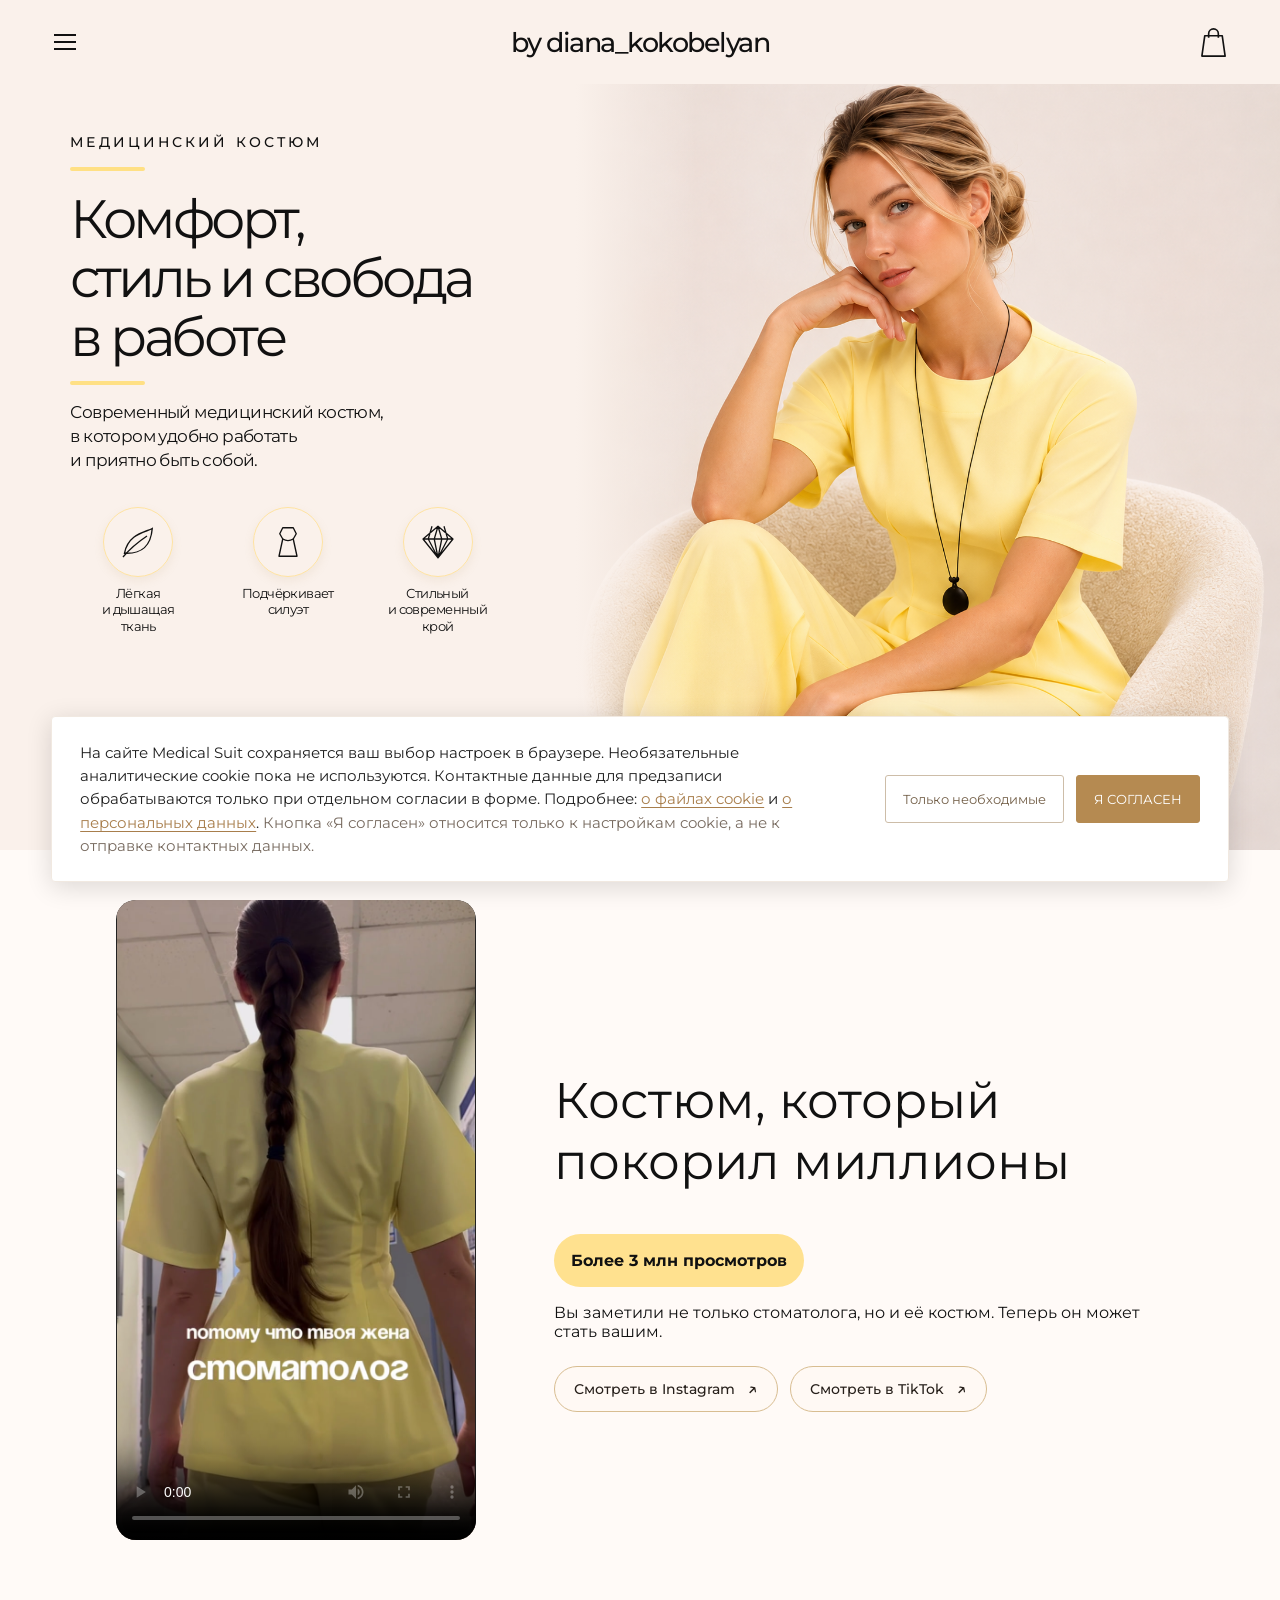
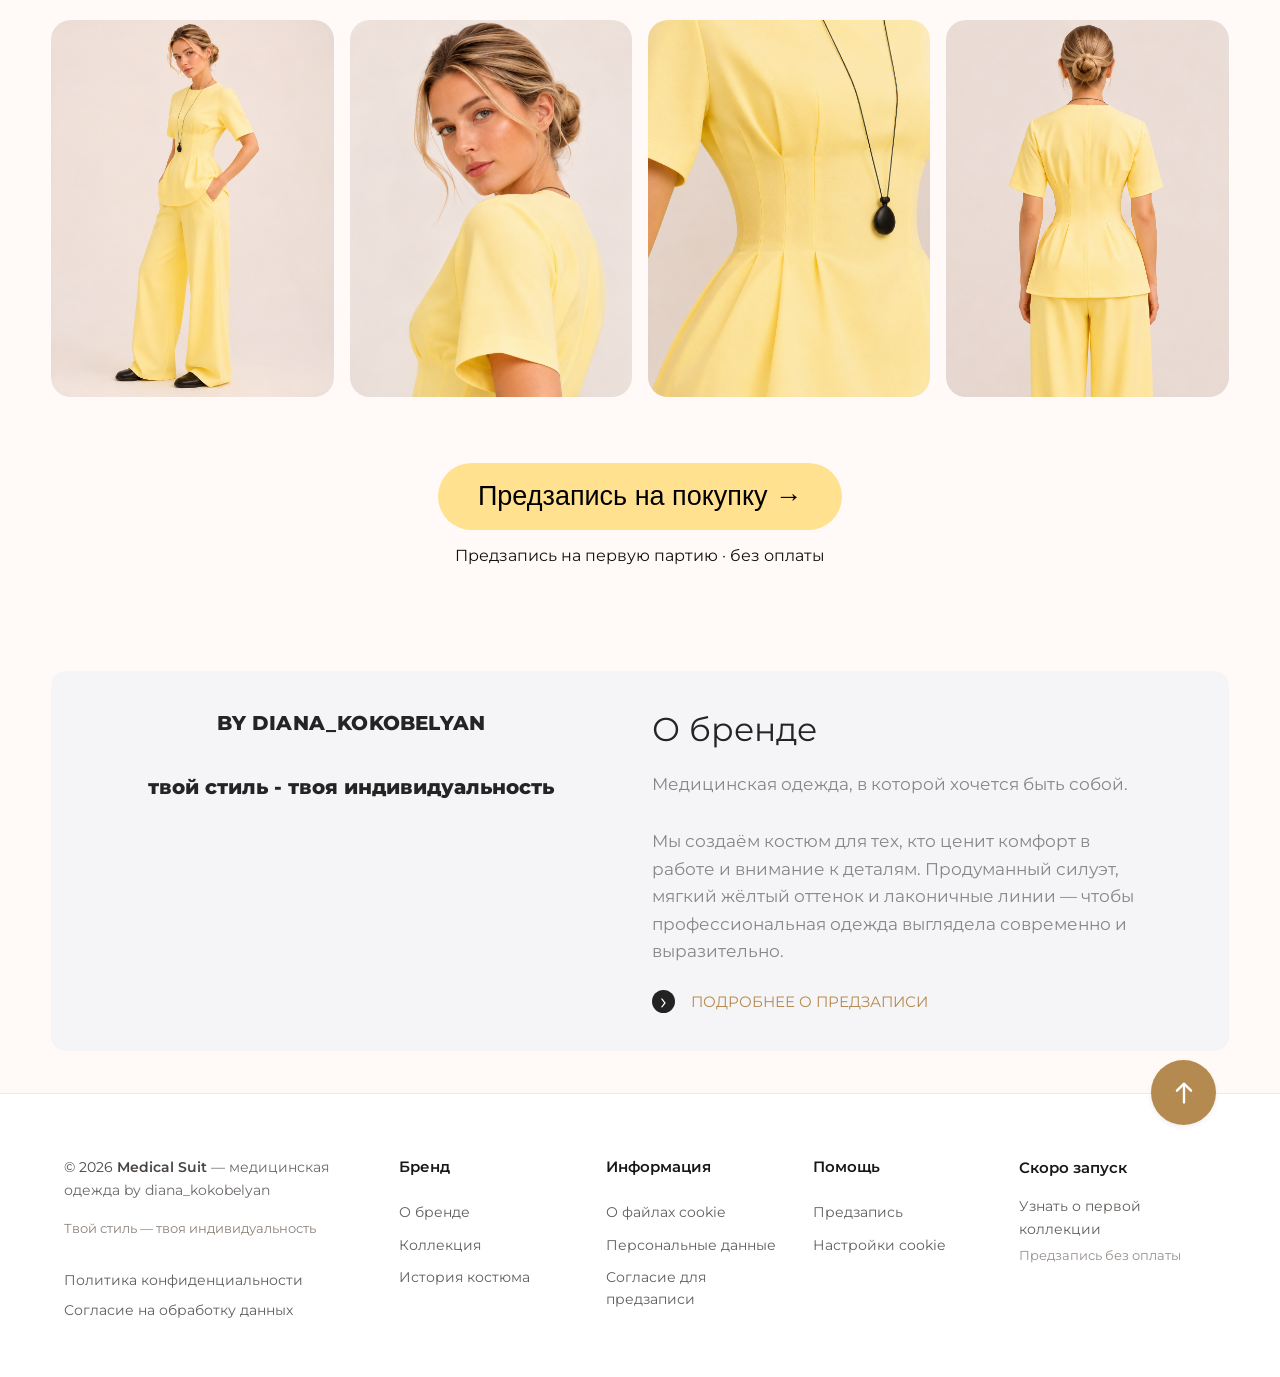
<file: index.html>
<!doctype html><html lang="ru"><head><meta charset="utf-8"><meta name="viewport" content="width=device-width, initial-scale=1"><title>Медицинский костюм — by diana_kokobelyan</title><link rel="preconnect" href="https://fonts.googleapis.com"><link rel="preconnect" href="https://fonts.gstatic.com" crossorigin><link href="https://fonts.googleapis.com/css2?family=Montserrat:wght@400;500;600;700&display=swap" rel="stylesheet"><link rel="stylesheet" href="style.css?v=preorder-fix-20261125"></head><body><header class="site-header"><details class="site-menu"><summary aria-label="Открыть меню"><svg viewBox="0 0 28 28" width="28" height="28" aria-hidden="true"><path d="M3 7h22M3 14h22M3 21h22" stroke="currentColor" stroke-width="1.8" fill="none"/></svg></summary><nav aria-label="Разделы сайта"><a href="#story">История костюма</a><a href="#looks">Галерея</a><a href="#about">О бренде</a><a href="#order">Предзапись</a></nav></details><a class="site-logo" href="#top">by diana_kokobelyan</a><a class="site-bag" href="#order" aria-label="Перейти к предзаписи"><svg viewBox="0 0 32 36" width="31" height="35" aria-hidden="true"><path d="M7 11h18l3 21H4L7 11Z" stroke="currentColor" stroke-width="1.7" fill="none" stroke-linejoin="round"/><path d="M11 13V9a5 5 0 0 1 10 0v4" stroke="currentColor" stroke-width="1.7" fill="none"/></svg></a></header><main id="top"><section class="hero" aria-labelledby="hero-title"><div class="hero-copy"><div class="hero-eyebrow">МЕДИЦИНСКИЙ КОСТЮМ</div><span class="hero-rule" aria-hidden="true"></span><h1 id="hero-title">Комфорт,<br>стиль и свобода<br>в работе</h1><span class="hero-rule hero-rule--bottom" aria-hidden="true"></span><p>Современный медицинский костюм,<br>в котором удобно работать<br>и приятно быть собой.</p><div class="hero-benefits"><div class="hero-benefit"><span class="hero-benefit__icon"><svg viewBox="0 0 56 56" aria-hidden="true"><path d="M10 43C15 17 38 15 47 10c-2 24-14 34-37 33Z" fill="none" stroke="currentColor" stroke-width="1.8"/><path d="M8 48c11-13 20-20 32-28" fill="none" stroke="currentColor" stroke-width="1.8"/></svg></span><span>Лёгкая<br>и дышащая<br>ткань</span></div><div class="hero-benefit"><span class="hero-benefit__icon"><svg viewBox="0 0 56 56" aria-hidden="true"><path d="M21 9h14l4 8-4 7 5 23H16l5-23-4-7 4-8Z" fill="none" stroke="currentColor" stroke-width="1.8" stroke-linejoin="round"/><path d="M21 24c5 3 9 3 14 0" fill="none" stroke="currentColor" stroke-width="1.5"/></svg></span><span>Подчёркивает<br>силуэт</span></div><div class="hero-benefit"><span class="hero-benefit__icon"><svg viewBox="0 0 56 56" aria-hidden="true"><path d="m28 7 20 17-20 25L8 24 28 7ZM8 24h40M20 7l-5 17 13 25 13-25-5-17M28 7l-5 17 5 25 5-25-5-17" fill="none" stroke="currentColor" stroke-width="1.7" stroke-linejoin="round"/></svg></span><span>Стильный<br>и современный<br>крой</span></div></div></div><div class="hero-photo"><img src="assets/hero.jpg?v=93302fce" alt="Модель в жёлтом медицинском костюме сидит в светлом кресле" fetchpriority="high"></div></section><section id="story"><video src="assets/video.mp4" poster="assets/poster.jpg?v=155d0828" controls playsinline preload="metadata"></video><div class="story-content"><h2>Костюм, который<br>покорил миллионы</h2><strong>Более 3 млн просмотров</strong><p>Вы заметили не только стоматолога, но и её костюм. Теперь он может стать вашим.</p><div class="story-links" aria-label="Посмотреть видео в социальных сетях"><a href="https://www.instagram.com/reel/DXMYduSDCGk/?knvt=MXViZGg5djRmazJueg==" target="_blank" rel="noopener noreferrer">Смотреть в Instagram <span aria-hidden="true">↗</span></a><a href="https://vt.tiktok.com/ZSs2jHbW6/" target="_blank" rel="noopener noreferrer">Смотреть в TikTok <span aria-hidden="true">↗</span></a></div></div></section><section class="gallery" id="looks"><img src="assets/look1.jpg?v=66c639a8"><img src="assets/look2.jpg?v=943f519e"><img src="assets/look3.jpg?v=ac76f770"><img src="assets/look4.jpg?v=ca0c8ed4"></section><section id="order"><button id="orderButton">Предзапись на покупку →</button><p>Предзапись на первую партию · без оплаты</p></section><section class="about-brand" id="about" aria-labelledby="about-title"><div class="about-brand__statement"><span class="about-brand__name">BY DIANA_KOKOBELYAN</span><p>твой стиль - твоя индивидуальность</p></div><div class="about-brand__content"><h2 id="about-title">О бренде</h2><p class="about-brand__intro">Медицинская одежда, в которой хочется быть собой.</p><p>Мы создаём костюм для тех, кто ценит комфорт в работе и внимание к деталям. Продуманный силуэт, мягкий жёлтый оттенок и лаконичные линии — чтобы профессиональная одежда выглядела современно и выразительно.</p><a class="about-brand__link" href="#order"><span aria-hidden="true" class="about-brand__arrow">›</span> ПОДРОБНЕЕ О ПРЕДЗАПИСИ</a></div></section></main><footer class="site-footer" id="footer">
  <a class="footer-to-top" href="#top" aria-label="Вернуться наверх" title="Наверх">
    <svg viewBox="0 0 32 32" width="30" height="30" aria-hidden="true"><path d="M16 26V6M8.5 13.5 16 6l7.5 7.5" fill="none" stroke="currentColor" stroke-width="2.5" stroke-linecap="round" stroke-linejoin="round"/></svg>
  </a>
  <div class="footer-inner">
    <div class="footer-brand">
      <p class="footer-copyright">© 2026 <strong>Medical Suit</strong><span class="footer-muted"> — медицинская одежда by diana_kokobelyan</span></p>
      <p class="footer-brand-tagline">Твой стиль — твоя индивидуальность</p>
      <div class="footer-legal">
        <a href="privacy.html">Политика конфиденциальности</a>
        <a href="consent.html">Согласие на обработку данных</a>
      </div>
    </div>
    <nav class="footer-column" aria-label="Бренд">
      <h2>Бренд</h2>
      <a href="#about">О бренде</a>
      <a href="#looks">Коллекция</a>
      <a href="#story">История костюма</a>
    </nav>
    <nav class="footer-column" aria-label="Информация">
      <h2>Информация</h2>
      <a href="cookies.html">О файлах cookie</a>
      <a href="privacy.html">Персональные данные</a>
      <a href="consent.html">Согласие для предзаписи</a>
    </nav>
    <div class="footer-column">
      <h2>Помощь</h2>
      <a href="#order">Предзапись</a>
      <button type="button" id="cookieSettings" class="footer-cookie-button">Настройки cookie</button>
    </div>
    <div class="footer-contact">
      <p class="footer-contact-title">Скоро запуск</p>
      <a class="footer-contact-link" href="#order">Узнать о первой коллекции</a>
      <span class="footer-contact-note">Предзапись без оплаты</span>
    </div>
  </div>
</footer><dialog id="dialog" aria-labelledby="preorder-title">
<form method="dialog" class="dialog-close-form"><button type="submit" aria-label="Закрыть окно">×</button></form>
<h2 id="preorder-title">Будьте в числе первых</h2>
<p>Оставьте заявку, чтобы узнать о старте продаж.</p>
<form id="form">
<input type="text" name="website" tabindex="-1" autocomplete="off" aria-hidden="true" style="position:absolute;left:-10000px;width:1px;height:1px;opacity:0" value="">
<label>Имя<input name="name" autocomplete="given-name" required></label>
<label>Телефон или Telegram<input name="contact" autocomplete="off" required></label>
<label>Размер<select name="size"><option>Пока не знаю</option><option>XS</option><option>S</option><option>M</option><option>L</option><option>XL</option></select></label>
<div class="consent-group"><label class="consent"><input type="checkbox" name="consent" required value="yes"><span>Я даю согласие на обработку персональных данных для связи по предзаписи.</span></label><p class="consent-group__links">Прочитать <a href="consent.html" target="_blank" rel="noopener noreferrer">текст согласия</a> и <a href="privacy.html" target="_blank" rel="noopener noreferrer">политику обработки персональных данных</a>.</p></div>
<button type="submit" class="preorder-submit">Оставить заявку</button>
<output id="status" aria-live="polite"></output>
</form></dialog>
<aside id="cookieBanner" class="cookie-banner" aria-label="Настройки cookie" hidden>
<div class="cookie-banner__text">На сайте Medical Suit сохраняется ваш выбор настроек в браузере. Необязательные аналитические cookie пока не используются. Контактные данные для предзаписи обрабатываются только при отдельном согласии в форме. Подробнее: <a href="cookies.html" target="_blank" rel="noopener noreferrer">о файлах cookie</a> и <a href="privacy.html" target="_blank" rel="noopener noreferrer">о персональных данных</a>.<span class="cookie-banner__note"> Кнопка «Я согласен» относится только к настройкам cookie, а не к отправке контактных данных.</span></div>
<div class="cookie-banner__actions"><button id="cookieReject" type="button" class="cookie-banner__reject">Только необходимые</button><button id="cookieAccept" type="button" class="cookie-banner__accept">Я СОГЛАСЕН</button></div>
</aside><script src="script.js?v=preorder-fix-20261125"></script></body></html>
</file>
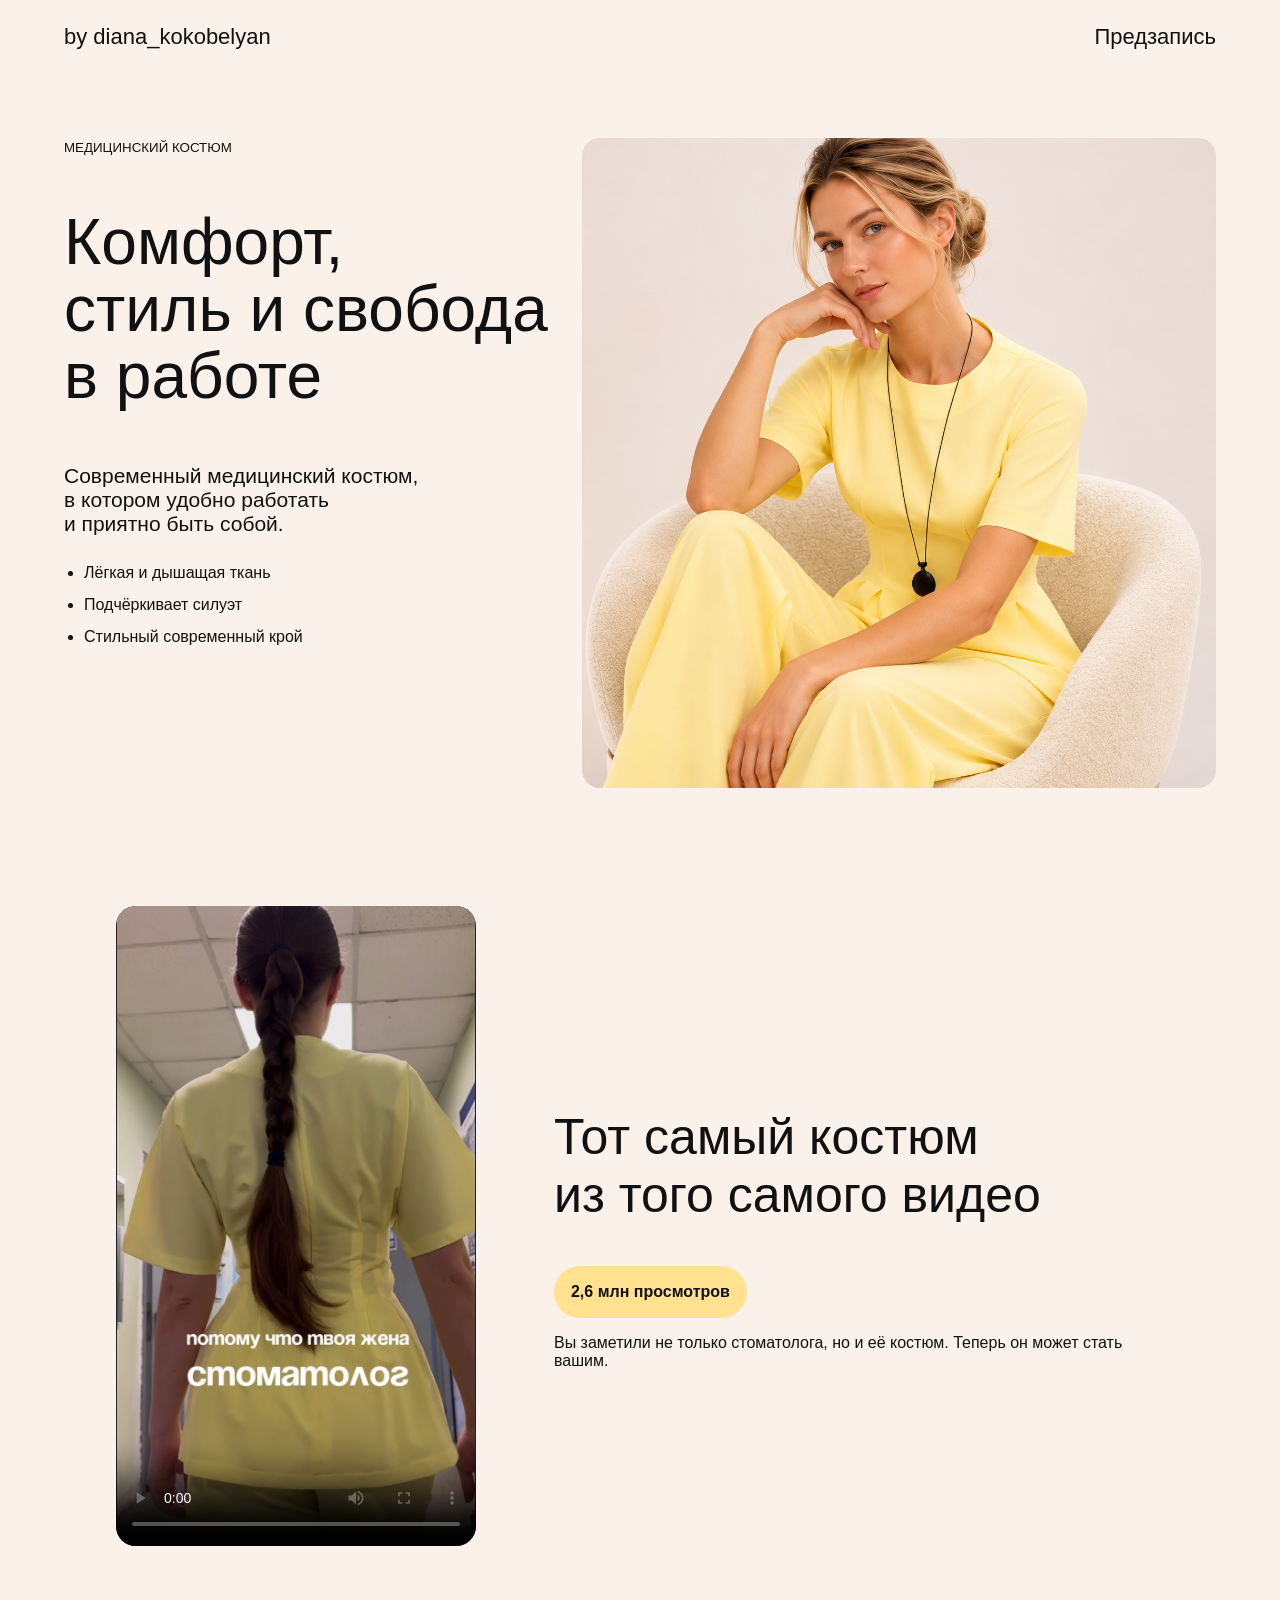
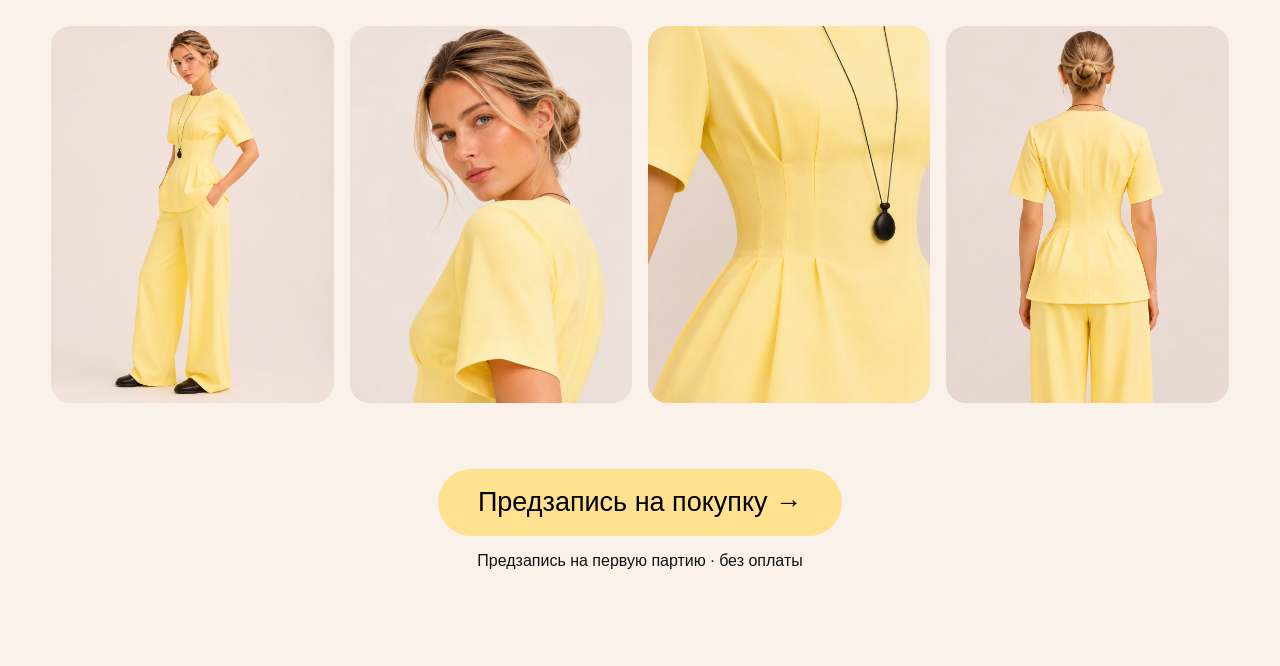
<file: medical-site/index.html>
<!doctype html><html lang="ru"><head><meta charset="utf-8"><meta name="viewport" content="width=device-width, initial-scale=1"><title>Медицинский костюм — by diana_kokobelyan</title><link rel="stylesheet" href="style.css"></head><body><header><a href="#top">by diana_kokobelyan</a><a href="#order">Предзапись</a></header><main id="top"><section class="hero"><div><small>МЕДИЦИНСКИЙ КОСТЮМ</small><h1>Комфорт,<br>стиль и свобода<br>в работе</h1><p>Современный медицинский костюм,<br>в котором удобно работать<br>и приятно быть собой.</p><ul><li>Лёгкая и дышащая ткань</li><li>Подчёркивает силуэт</li><li>Стильный современный крой</li></ul></div><div class="photo"><img src="../assets/hero.jpg?v=93302fce" alt="Медицинский костюм"></div></section><section id="story"><video src="../assets/video.mp4" poster="../assets/poster.jpg?v=155d0828" controls playsinline preload="metadata"></video><div><h2>Тот самый костюм<br>из того самого видео</h2><strong>2,6 млн просмотров</strong><p>Вы заметили не только стоматолога, но и её костюм. Теперь он может стать вашим.</p></div></section><section class="gallery"><img src="../assets/look1.jpg?v=66c639a8"><img src="../assets/look2.jpg?v=943f519e"><img src="../assets/look3.jpg?v=ac76f770"><img src="../assets/look4.jpg?v=b1d81d3b"></section><section id="order"><button id="orderButton">Предзапись на покупку →</button><p>Предзапись на первую партию · без оплаты</p></section></main><dialog id="dialog"><form method="dialog"><button>×</button></form><h2>Будьте в числе первых</h2><p>Оставьте заявку, чтобы узнать о старте продаж.</p><form id="form"><label>Имя<input name="name" required></label><label>Телефон или Telegram<input name="contact" required></label><label>Размер<select name="size"><option>Пока не знаю</option><option>XS</option><option>S</option><option>M</option><option>L</option><option>XL</option></select></label><label class="consent"><input type="checkbox" name="consent" required value="yes"> Согласен(на) на обработку моих контактных данных для связи по предзаписи. Перед запуском необходимо разместить политику обработки персональных данных.</label><button type="submit">Оставить заявку</button><output id="status"></output></form></dialog><script src="script.js"></script></body></html>
</file>
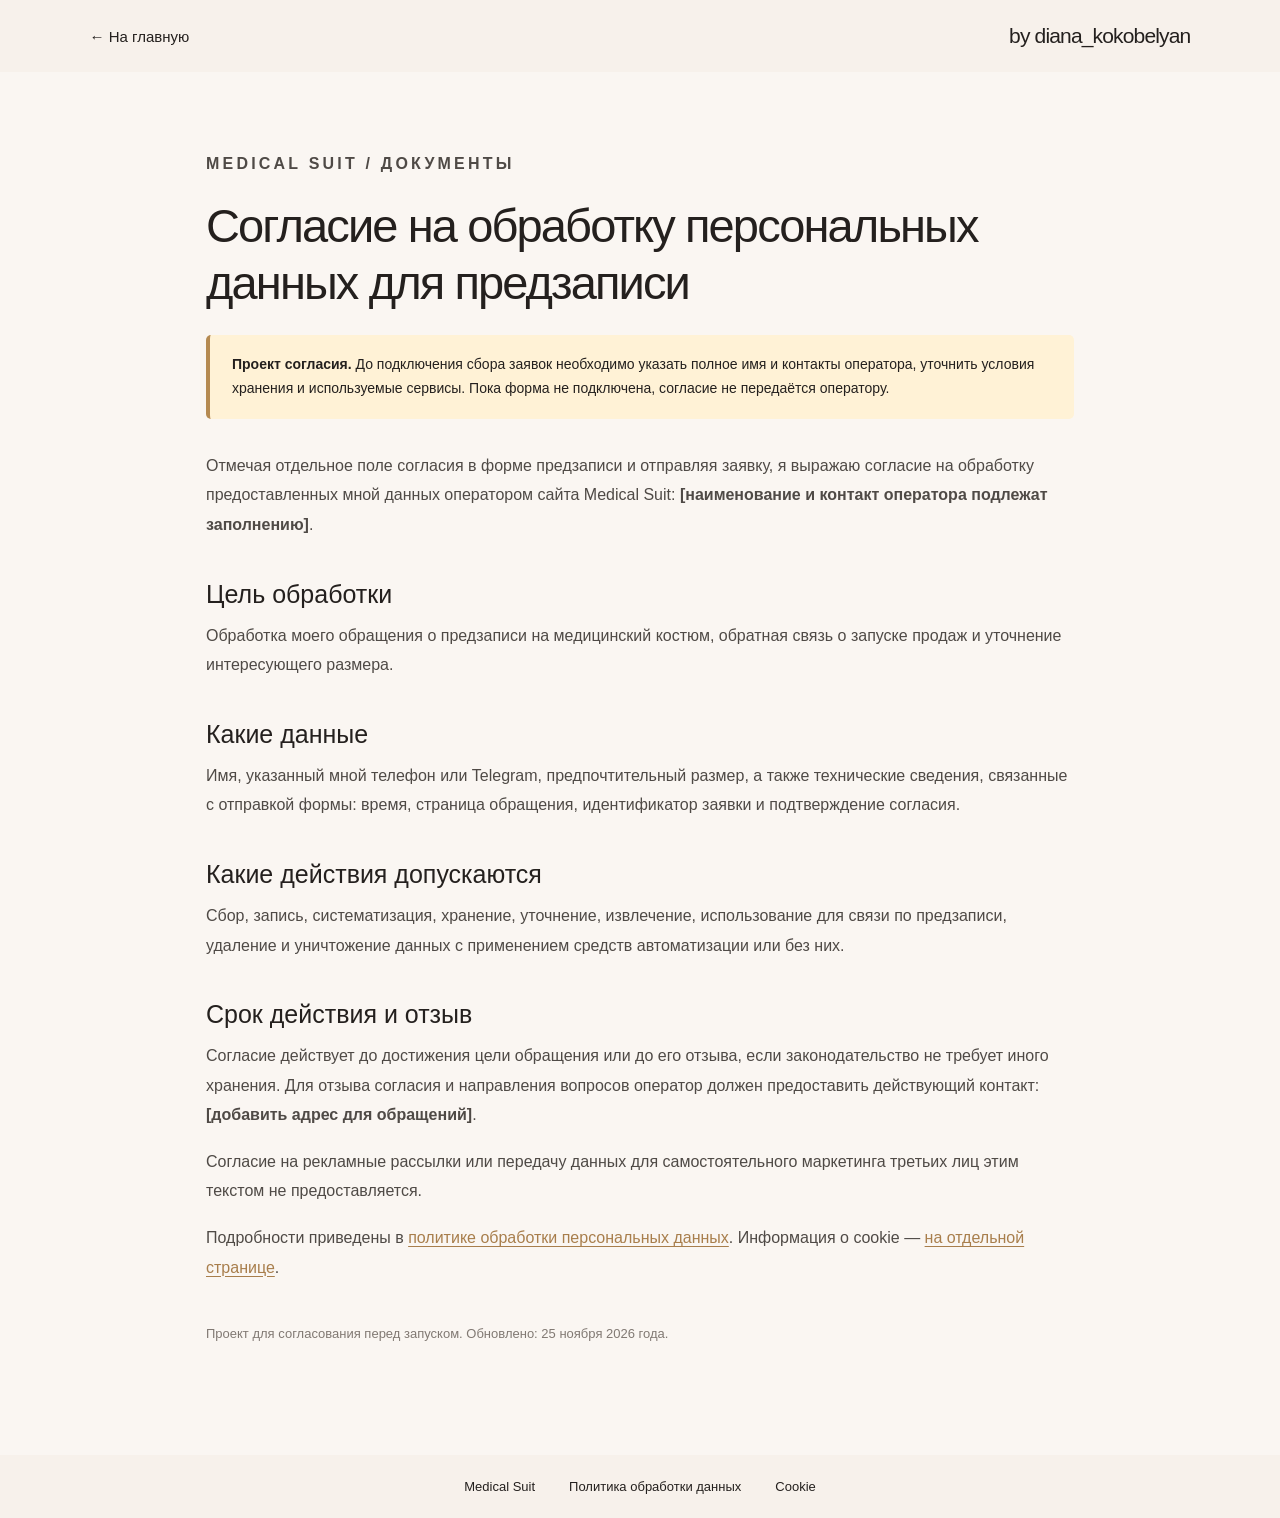
<file: consent.html>
<!doctype html><html lang="ru"><head><meta charset="utf-8"><meta name="viewport" content="width=device-width, initial-scale=1"><meta name="description" content="Согласие на обработку персональных данных для предзаписи Medical Suit"><title>Согласие на обработку персональных данных — Medical Suit</title><link rel="stylesheet" href="style.css"></head><body class="legal-page"><header class="legal-header"><a href="./">← На главную</a><strong>by diana_kokobelyan</strong></header><main class="legal-document"><p class="legal-kicker">MEDICAL SUIT / ДОКУМЕНТЫ</p><h1>Согласие на обработку персональных данных для предзаписи</h1><div class="legal-alert"><strong>Проект согласия.</strong> До подключения сбора заявок необходимо указать полное имя и контакты оператора, уточнить условия хранения и используемые сервисы. Пока форма не подключена, согласие не передаётся оператору.</div><p>Отмечая отдельное поле согласия в форме предзаписи и отправляя заявку, я выражаю согласие на обработку предоставленных мной данных оператором сайта Medical Suit: <strong>[наименование и контакт оператора подлежат заполнению]</strong>.</p><h2>Цель обработки</h2><p>Обработка моего обращения о предзаписи на медицинский костюм, обратная связь о запуске продаж и уточнение интересующего размера.</p><h2>Какие данные</h2><p>Имя, указанный мной телефон или Telegram, предпочтительный размер, а также технические сведения, связанные с отправкой формы: время, страница обращения, идентификатор заявки и подтверждение согласия.</p><h2>Какие действия допускаются</h2><p>Сбор, запись, систематизация, хранение, уточнение, извлечение, использование для связи по предзаписи, удаление и уничтожение данных с применением средств автоматизации или без них.</p><h2>Срок действия и отзыв</h2><p>Согласие действует до достижения цели обращения или до его отзыва, если законодательство не требует иного хранения. Для отзыва согласия и направления вопросов оператор должен предоставить действующий контакт: <strong>[добавить адрес для обращений]</strong>.</p><p>Согласие на рекламные рассылки или передачу данных для самостоятельного маркетинга третьих лиц этим текстом не предоставляется.</p><p>Подробности приведены в <a href="privacy.html">политике обработки персональных данных</a>. Информация о cookie — <a href="cookies.html">на отдельной странице</a>.</p><p class="legal-muted">Проект для согласования перед запуском. Обновлено: 25 ноября 2026 года.</p></main><footer class="legal-footer"><a href="./">Medical Suit</a><a href="privacy.html">Политика обработки данных</a><a href="cookies.html">Cookie</a></footer></body></html>
</file>
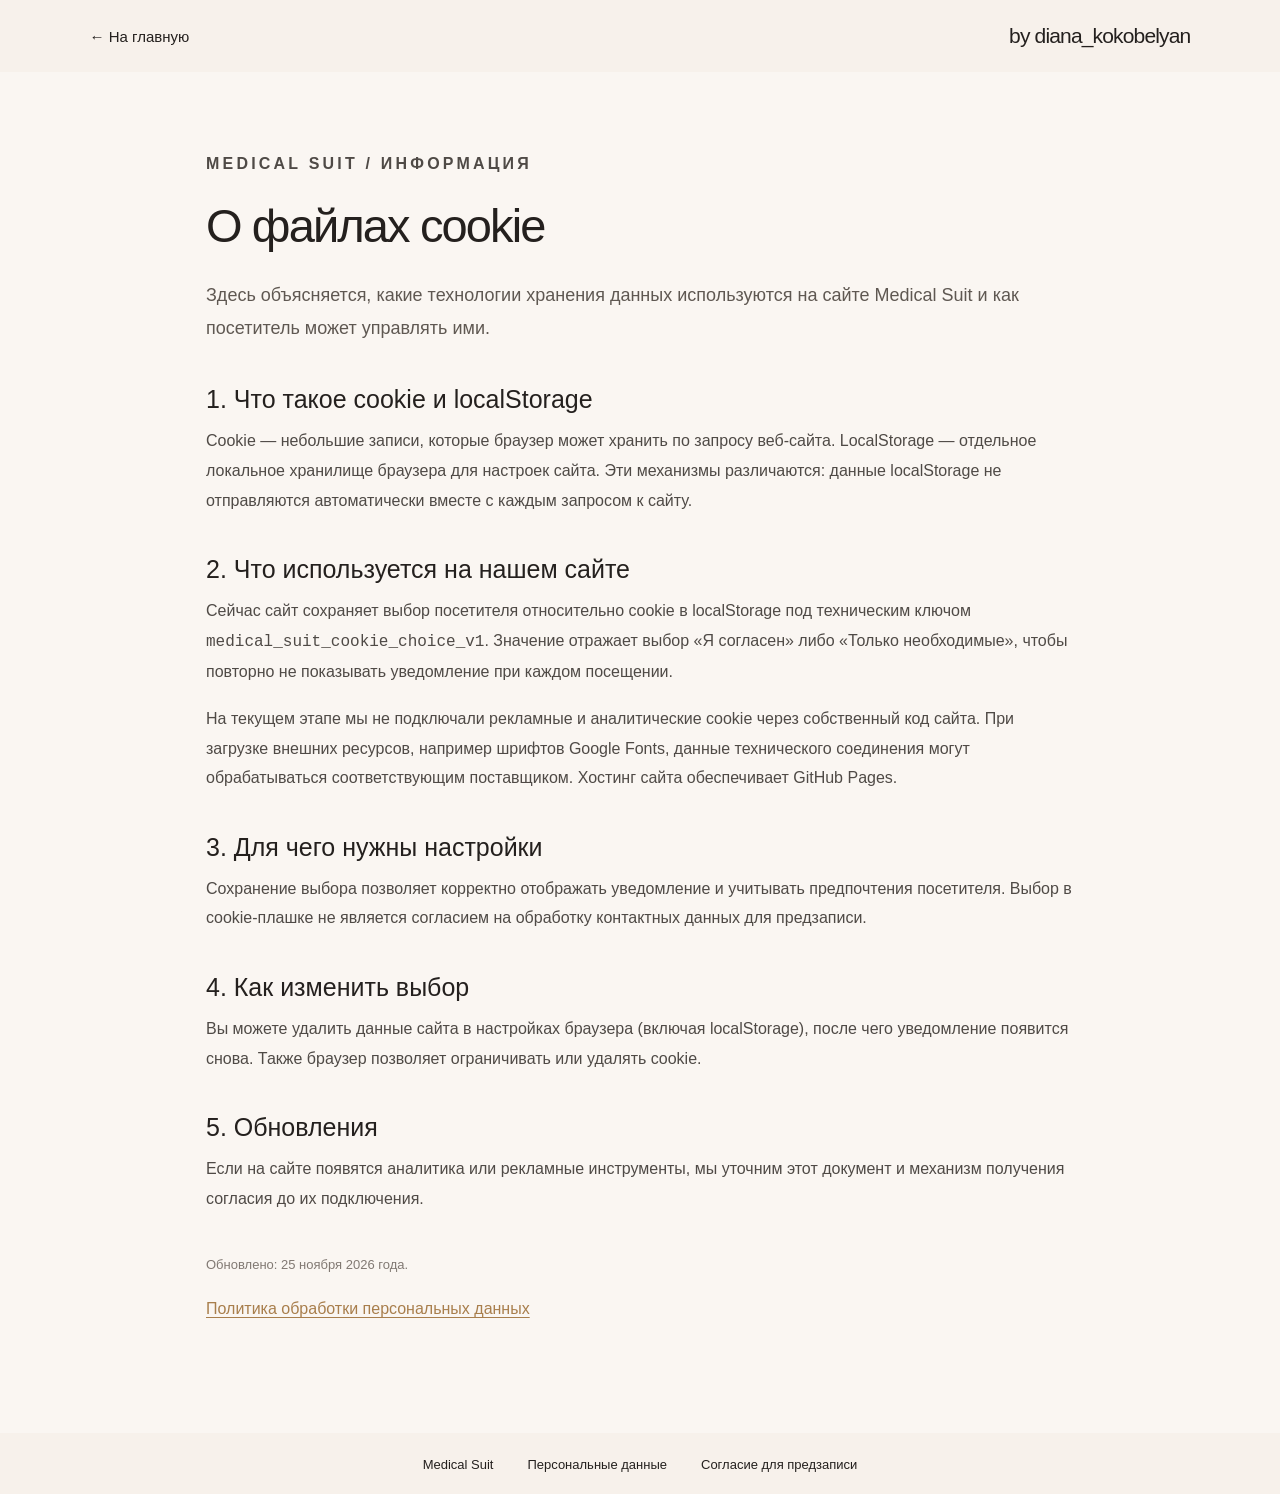
<file: cookies.html>
<!doctype html><html lang="ru"><head><meta charset="utf-8"><meta name="viewport" content="width=device-width, initial-scale=1"><meta name="description" content="Информация о cookie-файлах и локальном хранении настроек на сайте Medical Suit"><title>О файлах cookie — Medical Suit</title><link rel="stylesheet" href="style.css"></head><body class="legal-page"><header class="legal-header"><a href="./">← На главную</a><strong>by diana_kokobelyan</strong></header><main class="legal-document"><p class="legal-kicker">MEDICAL SUIT / ИНФОРМАЦИЯ</p><h1>О файлах cookie</h1><p class="legal-lead">Здесь объясняется, какие технологии хранения данных используются на сайте Medical Suit и как посетитель может управлять ими.</p><h2>1. Что такое cookie и localStorage</h2><p>Cookie — небольшие записи, которые браузер может хранить по запросу веб-сайта. LocalStorage — отдельное локальное хранилище браузера для настроек сайта. Эти механизмы различаются: данные localStorage не отправляются автоматически вместе с каждым запросом к сайту.</p><h2>2. Что используется на нашем сайте</h2><p>Сейчас сайт сохраняет выбор посетителя относительно cookie в localStorage под техническим ключом <code>medical_suit_cookie_choice_v1</code>. Значение отражает выбор «Я согласен» либо «Только необходимые», чтобы повторно не показывать уведомление при каждом посещении.</p><p>На текущем этапе мы не подключали рекламные и аналитические cookie через собственный код сайта. При загрузке внешних ресурсов, например шрифтов Google Fonts, данные технического соединения могут обрабатываться соответствующим поставщиком. Хостинг сайта обеспечивает GitHub Pages.</p><h2>3. Для чего нужны настройки</h2><p>Сохранение выбора позволяет корректно отображать уведомление и учитывать предпочтения посетителя. Выбор в cookie-плашке не является согласием на обработку контактных данных для предзаписи.</p><h2>4. Как изменить выбор</h2><p>Вы можете удалить данные сайта в настройках браузера (включая localStorage), после чего уведомление появится снова. Также браузер позволяет ограничивать или удалять cookie.</p><h2>5. Обновления</h2><p>Если на сайте появятся аналитика или рекламные инструменты, мы уточним этот документ и механизм получения согласия до их подключения.</p><p class="legal-muted">Обновлено: 25 ноября 2026 года.</p><p><a href="privacy.html">Политика обработки персональных данных</a></p></main><footer class="legal-footer"><a href="./">Medical Suit</a><a href="privacy.html">Персональные данные</a><a href="consent.html">Согласие для предзаписи</a></footer></body></html>
</file>
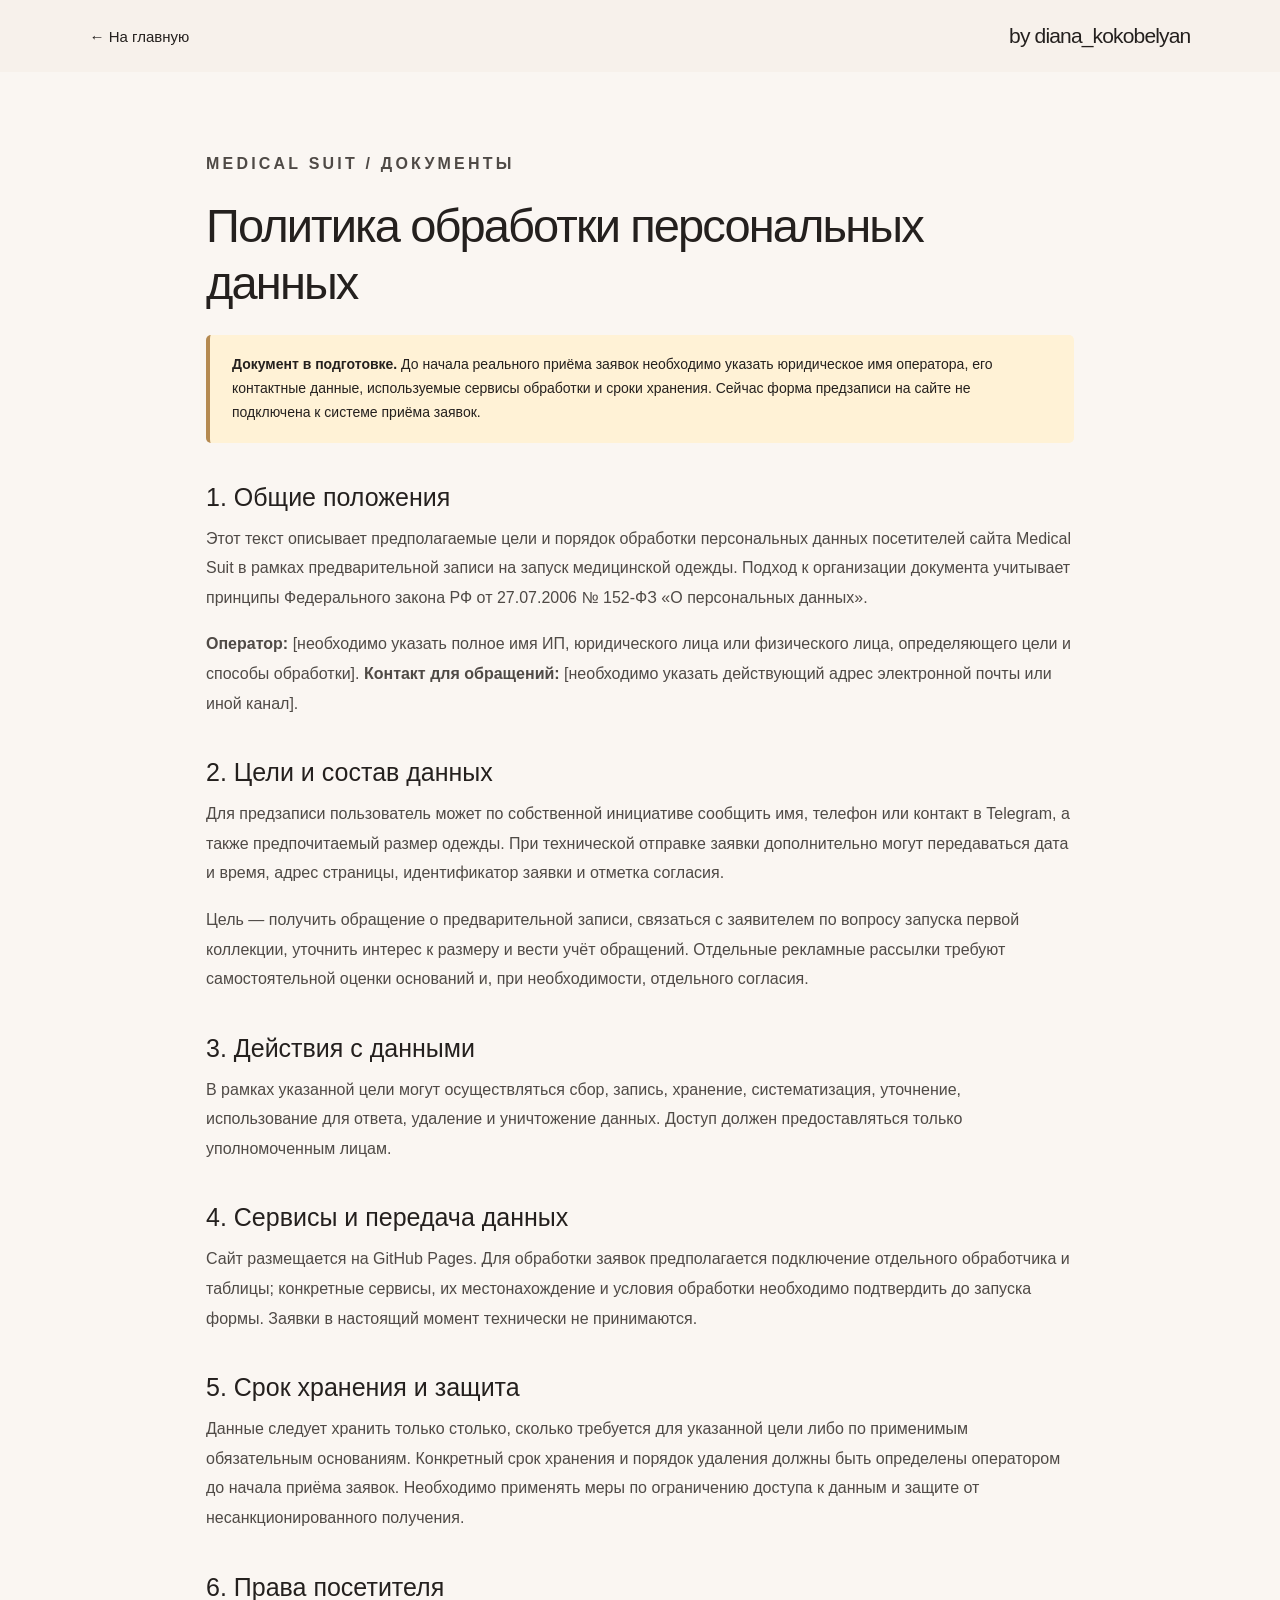
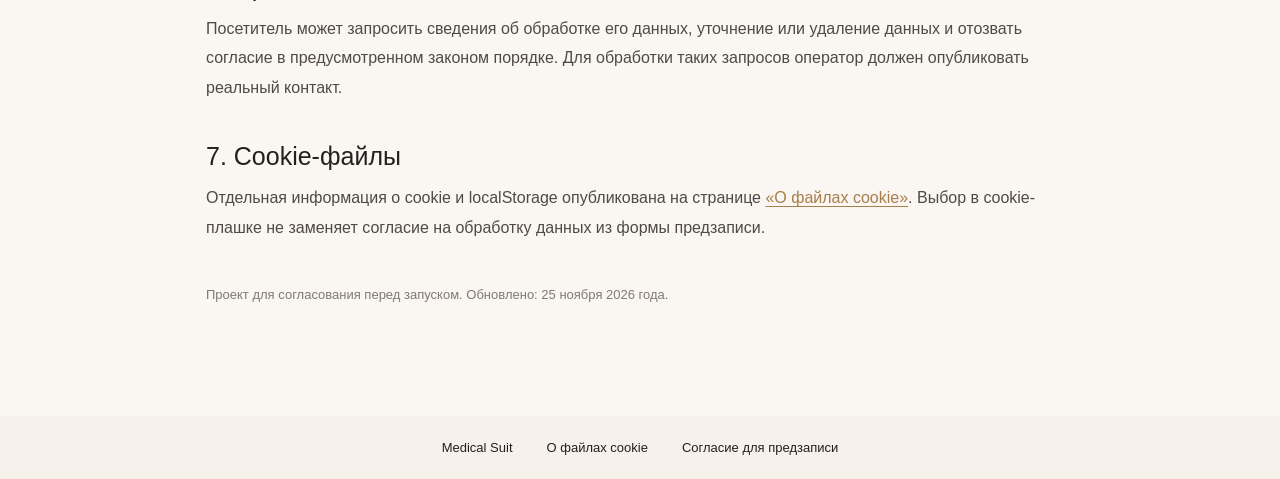
<file: privacy.html>
<!doctype html><html lang="ru"><head><meta charset="utf-8"><meta name="viewport" content="width=device-width, initial-scale=1"><meta name="description" content="Проект политики обработки персональных данных Medical Suit"><title>Политика обработки персональных данных — Medical Suit</title><link rel="stylesheet" href="style.css"></head><body class="legal-page"><header class="legal-header"><a href="./">← На главную</a><strong>by diana_kokobelyan</strong></header><main class="legal-document"><p class="legal-kicker">MEDICAL SUIT / ДОКУМЕНТЫ</p><h1>Политика обработки персональных данных</h1><div class="legal-alert"><strong>Документ в подготовке.</strong> До начала реального приёма заявок необходимо указать юридическое имя оператора, его контактные данные, используемые сервисы обработки и сроки хранения. Сейчас форма предзаписи на сайте не подключена к системе приёма заявок.</div><h2>1. Общие положения</h2><p>Этот текст описывает предполагаемые цели и порядок обработки персональных данных посетителей сайта Medical Suit в рамках предварительной записи на запуск медицинской одежды. Подход к организации документа учитывает принципы Федерального закона РФ от 27.07.2006 № 152-ФЗ «О персональных данных».</p><p><strong>Оператор:</strong> [необходимо указать полное имя ИП, юридического лица или физического лица, определяющего цели и способы обработки]. <strong>Контакт для обращений:</strong> [необходимо указать действующий адрес электронной почты или иной канал].</p><h2>2. Цели и состав данных</h2><p>Для предзаписи пользователь может по собственной инициативе сообщить имя, телефон или контакт в Telegram, а также предпочитаемый размер одежды. При технической отправке заявки дополнительно могут передаваться дата и время, адрес страницы, идентификатор заявки и отметка согласия.</p><p>Цель — получить обращение о предварительной записи, связаться с заявителем по вопросу запуска первой коллекции, уточнить интерес к размеру и вести учёт обращений. Отдельные рекламные рассылки требуют самостоятельной оценки оснований и, при необходимости, отдельного согласия.</p><h2>3. Действия с данными</h2><p>В рамках указанной цели могут осуществляться сбор, запись, хранение, систематизация, уточнение, использование для ответа, удаление и уничтожение данных. Доступ должен предоставляться только уполномоченным лицам.</p><h2>4. Сервисы и передача данных</h2><p>Сайт размещается на GitHub Pages. Для обработки заявок предполагается подключение отдельного обработчика и таблицы; конкретные сервисы, их местонахождение и условия обработки необходимо подтвердить до запуска формы. Заявки в настоящий момент технически не принимаются.</p><h2>5. Срок хранения и защита</h2><p>Данные следует хранить только столько, сколько требуется для указанной цели либо по применимым обязательным основаниям. Конкретный срок хранения и порядок удаления должны быть определены оператором до начала приёма заявок. Необходимо применять меры по ограничению доступа к данным и защите от несанкционированного получения.</p><h2>6. Права посетителя</h2><p>Посетитель может запросить сведения об обработке его данных, уточнение или удаление данных и отозвать согласие в предусмотренном законом порядке. Для обработки таких запросов оператор должен опубликовать реальный контакт.</p><h2>7. Cookie-файлы</h2><p>Отдельная информация о cookie и localStorage опубликована на странице <a href="cookies.html">«О файлах cookie»</a>. Выбор в cookie-плашке не заменяет согласие на обработку данных из формы предзаписи.</p><p class="legal-muted">Проект для согласования перед запуском. Обновлено: 25 ноября 2026 года.</p></main><footer class="legal-footer"><a href="./">Medical Suit</a><a href="cookies.html">О файлах cookie</a><a href="consent.html">Согласие для предзаписи</a></footer></body></html>
</file>
<file: style.css>
*{box-sizing:border-box}body{margin:0;background:#faf1eb;color:#111;font-family:Arial,sans-serif}header{display:flex;justify-content:space-between;align-items:center;padding:24px 5%;font-size:22px}a{text-decoration:none;color:inherit}.hero{min-height:650px;display:grid;grid-template-columns:45% 55%;padding:5%}.hero h1{font-size:clamp(35px,5vw,76px);font-weight:400;line-height:1.05}.hero p{font-size:21px}.hero ul{padding-left:20px;line-height:2}.photo img{width:100%;height:650px;object-fit:cover;border-radius:18px}#story{display:grid;grid-template-columns:minmax(0,36%) minmax(0,1fr);align-items:center;gap:6%;padding:50px 8%}#story video{display:block;width:100%;max-width:360px;aspect-ratio:9/16;height:auto;object-fit:contain;margin:0 auto;border-radius:20px;background:#222}#story h2{font-size:clamp(28px,4vw,50px);font-weight:400}#story strong{display:inline-block;background:#ffe18f;padding:17px;border-radius:30px}.gallery{display:grid;grid-template-columns:repeat(4,1fr);gap:16px;padding:30px 4%}.gallery img{width:100%;aspect-ratio:3/4;object-fit:cover;border-radius:20px}#order{text-align:center;padding:36px 20px 80px}#order button,form button[type=submit]{background:#ffe18f;border:0;border-radius:40px;padding:18px 40px;font-size:27px;cursor:pointer}dialog{border:0;border-radius:20px;max-width:440px;width:90%;padding:30px;background:#fff8f0}dialog::backdrop{background:#0008}dialog form{display:grid;gap:16px}dialog label{display:grid;gap:8px}dialog input,dialog select{padding:12px;border:1px solid #ddd;border-radius:8px}dialog form[method=dialog]{display:block;text-align:right}dialog form[method=dialog] button{border:0;background:none;font-size:22px;cursor:pointer}@media(max-width:740px){.hero,#story{grid-template-columns:1fr}.hero{padding:20px}.photo img{height:auto}#story{padding:25px}#story video{max-width:320px}.gallery{grid-template-columns:repeat(2,1fr)}header{font-size:16px}}
/* Cookie consent banner */
.cookie-banner[hidden]{display:none!important}.cookie-banner{position:fixed;z-index:1000;left:clamp(12px,4vw,64px);right:clamp(12px,4vw,64px);bottom:18px;display:flex;align-items:center;justify-content:space-between;gap:30px;padding:24px 28px;background:#fff;color:#202020;box-shadow:0 5px 26px rgba(0,0,0,.14);border:1px solid #f1e9e1;border-radius:4px;font-size:15px;line-height:1.55}.cookie-banner__text{flex:1;max-width:1000px}.cookie-banner__note{color:#786b60}.cookie-banner__actions{display:flex;align-items:center;gap:12px;flex-shrink:0}.cookie-banner__actions button{font:inherit;font-size:13px;cursor:pointer;padding:13px 17px;border-radius:3px;white-space:nowrap}.cookie-banner__accept{background:#b58a51;color:#fff;border:1px solid #b58a51}.cookie-banner__reject{background:#fff;color:#735f48;border:1px solid #cdbda8}.cookie-banner__actions button:focus-visible{outline:3px solid #59401f;outline-offset:3px}@media(max-width:740px){.cookie-banner{left:12px;right:12px;bottom:12px;display:block;padding:18px;font-size:13px}.cookie-banner__actions{margin-top:14px;flex-wrap:wrap}.cookie-banner__actions button{flex:1;font-size:12px;padding:12px 10px}}

/* Editorial brand introduction */
.about-brand{display:grid;grid-template-columns:1fr 1.12fr;gap:clamp(32px,7vw,110px);align-items:start;background:#f5f4f6;padding:clamp(48px,6vw,100px) clamp(24px,9vw,160px);color:#242424}.about-brand__statement{text-align:center;display:flex;flex-direction:column;align-items:center;gap:clamp(35px,5vw,70px);font-size:clamp(16px,1.55vw,24px);font-weight:800;line-height:1.4}.about-brand__name{font-size:clamp(18px,1.6vw,25px);font-weight:800;letter-spacing:.01em}.about-brand__statement p{margin:0}.about-brand__content h2{font-size:clamp(27px,2.6vw,39px);font-weight:400;margin:0 0 48px}.about-brand__content p{font-size:clamp(16px,1.3vw,21px);line-height:1.65;color:#88858a;margin:0 0 28px}.about-brand__content .about-brand__intro{margin-bottom:30px}.about-brand__link{display:inline-flex;align-items:center;gap:16px;margin-top:22px;font-size:15px;color:#b58a51;text-decoration:none}.about-brand__link:hover{text-decoration:underline}.about-brand__arrow{display:inline-grid;place-items:center;width:23px;height:23px;border-radius:50%;background:#222;color:#fff;font-size:23px;line-height:1}.about-brand__link:focus-visible{outline:2px solid #b58a51;outline-offset:5px}@media(max-width:740px){.about-brand{grid-template-columns:1fr;gap:48px;padding:52px 24px}.about-brand__statement{gap:20px;font-size:17px}.about-brand__content h2{margin-bottom:25px}.about-brand__content p{font-size:16px}}

/* Restore compact rounded brand panel shown in reference */
.about-brand{margin:10px clamp(14px,4vw,54px) 42px;border-radius:15px;padding:clamp(30px,3vw,46px) clamp(24px,6vw,90px);gap:clamp(26px,6vw,90px)}.about-brand__statement{gap:36px}.about-brand__content h2{margin-bottom:22px}.about-brand__content p{margin-bottom:18px}.about-brand__link{margin-top:6px}@media(max-width:740px){.about-brand{margin:10px 14px 32px;padding:32px 22px}.about-brand__statement{gap:22px}}

/* Reference-inspired editorial hero (2026-11-25) */
body{font-family:'Montserrat',Arial,sans-serif;background:#fffaf7}.site-header{height:84px;display:grid;grid-template-columns:1fr auto 1fr;align-items:center;padding:0 clamp(22px,4vw,56px);position:relative;z-index:5;background:#faf1eb;font-size:inherit}.site-logo{font-size:clamp(18px,2.3vw,27px);font-weight:500;letter-spacing:-.055em;white-space:nowrap}.site-bag{justify-self:end;display:inline-flex;align-items:center}.site-menu{justify-self:start;position:relative}.site-menu summary{display:flex;align-items:center;cursor:pointer;list-style:none}.site-menu summary::-webkit-details-marker{display:none}.site-menu nav{position:absolute;top:42px;left:0;min-width:210px;background:#fff;padding:16px;box-shadow:0 10px 32px #0002;border-radius:8px;display:grid;gap:14px;font-size:14px}.site-menu nav a:hover{text-decoration:underline}.hero{position:relative;display:grid;grid-template-columns:45% 55%;padding:0;min-height:660px;overflow:hidden;background:#faf1eb}.hero-copy{position:relative;z-index:2;padding:clamp(30px,3.8vw,56px) 0 48px clamp(26px,5.5vw,84px);max-width:690px}.hero-eyebrow{font-size:clamp(12px,1.1vw,16px);font-weight:500;letter-spacing:.22em;margin-bottom:16px}.hero-rule{display:block;width:75px;height:4px;background:#ffe084;border-radius:4px}.hero h1{font-size:clamp(38px,4.2vw,66px);font-weight:400;letter-spacing:-.065em;line-height:1.1;margin:18px 0 15px;white-space:nowrap}.hero-rule--bottom{margin-bottom:15px}.hero-copy>p{font-size:clamp(15px,1.35vw,20px);line-height:1.4;letter-spacing:-.035em;margin:0 0 34px}.hero-benefits{display:grid;grid-template-columns:repeat(3,minmax(0,1fr));gap:14px;max-width:435px}.hero-benefit{text-align:center;font-size:clamp(11px,1vw,14px);line-height:1.3;letter-spacing:-.045em}.hero-benefit__icon{width:70px;height:70px;display:grid;place-items:center;border:1.5px solid #ffe3a1;border-radius:50%;margin:0 auto 9px;box-shadow:0 4px 10px #bfa57e25}.hero-benefit__icon svg{width:42px;height:42px}.hero-photo{position:relative;min-width:0}.hero-photo img{display:block;width:100%;height:100%;min-height:660px;object-fit:cover;object-position:center 34%;border-radius:0}.hero-photo:before{content:'';position:absolute;inset:0 auto 0 0;width:17%;background:linear-gradient(90deg,#faf1eb,transparent);pointer-events:none}@media(max-width:850px){.hero{grid-template-columns:49% 51%;min-height:580px}.hero-copy{padding:38px 0 30px 25px}.hero h1{font-size:clamp(31px,4.6vw,46px)}.hero-photo img{min-height:580px}.hero-benefit__icon{width:58px;height:58px}.hero-benefit__icon svg{width:35px;height:35px}}@media(max-width:600px){.site-header{height:68px;padding:0 18px}.site-logo{font-size:clamp(15px,4vw,20px)}.site-bag svg{width:25px}.site-menu svg{width:24px}.hero{grid-template-columns:1fr;min-height:0}.hero-copy{padding:24px 22px 22px;max-width:none}.hero-eyebrow{font-size:11px}.hero h1{font-size:clamp(34px,8.4vw,48px);white-space:normal;letter-spacing:-.055em}.hero-copy>p{font-size:15px;margin-bottom:22px}.hero-benefits{max-width:400px;gap:8px}.hero-benefit{font-size:11px}.hero-benefit__icon{width:57px;height:57px}.hero-photo img{min-height:0;height:auto;max-height:540px;object-fit:cover;object-position:center 28%}.hero-photo:before{display:none}}

/* Privacy, consent and cookie information (2026-11-25) */
.cookie-banner__text a,.consent-group__links a,.legal-document a{color:#a87e4c;text-decoration:underline;text-underline-offset:3px}.cookie-banner__text a:hover,.consent-group__links a:hover,.legal-document a:hover{color:#6c4f2d}
.consent-group{display:grid;gap:7px;font-size:13px;line-height:1.5}.consent-group .consent{display:flex;gap:9px;align-items:flex-start}.consent-group .consent input{flex:0 0 auto;width:17px;height:17px;margin:2px 0 0;accent-color:#ad824c}.consent-group__links{margin:0 0 0 26px;color:#675f5b}
.site-footer{display:flex;align-items:center;justify-content:space-between;gap:24px;flex-wrap:wrap;padding:26px clamp(20px,5vw,70px);background:#f7f1eb;color:#4f4842;font-size:12px;line-height:1.6;border-top:1px solid #ece2d8}.site-footer nav{display:flex;align-items:center;gap:12px 22px;flex-wrap:wrap}.site-footer a{text-decoration:underline;text-underline-offset:3px}.footer-cookie-button{font:inherit;cursor:pointer;padding:0;border:0;background:none;text-decoration:underline;text-underline-offset:3px;color:inherit}
.legal-page{background:#faf6f2;color:#24201e;min-height:100vh}.legal-header{display:flex;align-items:center;justify-content:space-between;padding:24px clamp(20px,7vw,96px);font-size:15px;background:#f7f1eb}.legal-header strong{font-size:clamp(14px,2vw,21px);font-weight:500;letter-spacing:-.04em}.legal-document{max-width:920px;margin:0 auto;padding:clamp(32px,6vw,78px) 26px 92px}.legal-kicker{font-size:12px;letter-spacing:.2em;font-weight:600;color:#ad824c}.legal-document h1{font-size:clamp(30px,4vw,47px);font-weight:500;line-height:1.2;letter-spacing:-.04em;margin:20px 0 24px}.legal-document h2{font-size:clamp(20px,2.5vw,25px);font-weight:500;margin:40px 0 12px}.legal-document p{line-height:1.85;color:#4f4a46;font-size:16px;margin:0 0 17px}.legal-document .legal-lead{font-size:18px;color:#5f5852}.legal-alert{background:#fff2d6;border-left:4px solid #b58a51;padding:18px 22px;font-size:14px;line-height:1.7;border-radius:5px;margin:24px 0 32px}.legal-document .legal-muted{color:#817973;font-size:13px;margin-top:40px}.legal-footer{display:flex;justify-content:center;flex-wrap:wrap;gap:18px 34px;padding:24px;background:#f7f1eb;font-size:13px}
@media(max-width:740px){.site-footer{flex-direction:column;align-items:flex-start;padding:25px 20px}.cookie-banner__text a{display:inline}.legal-header{padding:19px 20px}.legal-document{padding:35px 20px 65px}.legal-document p{font-size:15px}.legal-alert{padding:16px}}

/* Medical Suit editorial footer, based on supplied footer composition */
html{scroll-behavior:smooth}
.site-footer{position:relative;display:block;background:#fff;color:#333;border-top:1px solid #ecebea;padding:62px clamp(24px,5vw,90px) 55px;font-size:14px;line-height:1.6}
.site-footer .footer-inner{width:100%;max-width:1470px;margin:0 auto;display:grid;grid-template-columns:minmax(240px,1.75fr) repeat(3,minmax(135px,1fr)) minmax(180px,1.15fr);gap:clamp(20px,2.8vw,54px);align-items:start}
.site-footer a,.site-footer .footer-cookie-button{color:#625e5b;text-decoration:none;transition:color .18s ease}
.site-footer a:hover,.site-footer .footer-cookie-button:hover{color:#b68a50;text-decoration:underline;text-underline-offset:4px}
.site-footer .footer-copyright{margin:0 0 16px;color:#4b4542;line-height:1.65}
.site-footer .footer-copyright strong{font-weight:600}
.site-footer .footer-muted{color:#6d6967}
.site-footer .footer-brand-tagline{margin:0 0 30px;color:#8b8179;font-size:13px}
.site-footer .footer-legal{display:grid;justify-items:start;gap:8px}
.site-footer .footer-column{display:flex;flex-direction:column;align-items:flex-start;gap:10px}
.site-footer .footer-column h2{font-size:15px;line-height:1.4;color:#191715;font-weight:600;margin:0 0 14px}
.site-footer .footer-cookie-button{border:0;background:none;padding:0;font:inherit;cursor:pointer;text-align:left;line-height:1.6}
.site-footer .footer-contact{display:flex;flex-direction:column;align-items:flex-start;gap:5px}
.site-footer .footer-contact-title{margin:0;font-weight:600;color:#191715;font-size:15px}
.site-footer .footer-contact-link{margin-top:10px}
.site-footer .footer-contact-note{font-size:13px;color:#97908b}
.site-footer .footer-to-top{position:absolute;display:grid;place-items:center;top:-34px;right:clamp(24px,5vw,90px);width:65px;height:65px;border-radius:50%;background:#b58a51;color:#fff;box-shadow:0 2px 5px #00000012;text-decoration:none;z-index:2}
.site-footer .footer-to-top:hover{background:#a57942;color:#fff;transform:translateY(-2px);text-decoration:none}
.site-footer .footer-to-top:focus-visible,.site-footer a:focus-visible,.site-footer button:focus-visible{outline:2px solid #b58a51;outline-offset:4px}
@media(max-width:1100px){.site-footer .footer-inner{grid-template-columns:minmax(230px,1.5fr) repeat(2,minmax(120px,1fr));row-gap:34px}.site-footer .footer-contact{grid-column:3}.site-footer .footer-brand{grid-row:span 2}}
@media(max-width:740px){.site-footer{padding:64px 24px 42px}.site-footer .footer-inner{grid-template-columns:repeat(2,minmax(0,1fr));gap:32px 22px}.site-footer .footer-brand{grid-column:1 / -1;grid-row:auto}.site-footer .footer-contact{grid-column:auto}.site-footer .footer-to-top{right:24px;top:-29px;width:58px;height:58px}.site-footer .footer-column h2{margin-bottom:6px}.site-footer .footer-brand-tagline{margin-bottom:14px}}
@media(max-width:420px){.site-footer .footer-inner{gap:28px 15px}.site-footer .footer-column h2,.site-footer .footer-contact-title{font-size:14px}.site-footer{font-size:12px}.site-footer .footer-copyright{font-size:13px}}
@media(prefers-reduced-motion:reduce){html{scroll-behavior:auto}.site-footer a,.site-footer .footer-cookie-button{transition:none}}

/* Preorder modal: visible submit and sensible mobile scrolling */
#dialog{box-sizing:border-box;width:min(440px,calc(100vw - 24px));max-height:min(90dvh,800px);overflow-y:auto;overscroll-behavior:contain;padding:24px 28px 30px;border-radius:22px}
#dialog .dialog-close-form{display:block;text-align:right;margin:-8px -3px 12px}
#dialog .dialog-close-form button{background:none;border:none;font-size:28px;line-height:1.2;cursor:pointer;padding:0 8px}
#dialog h2{font-size:clamp(25px,4vw,32px);line-height:1.2;margin:0 0 12px}
#dialog>p{margin:0 0 24px;line-height:1.45}
#form{display:grid;gap:16px}
#form label:not(.consent){display:grid;gap:8px}
#form .preorder-submit{width:100%;display:block;font:inherit;font-weight:600;font-size:17px;padding:16px 22px;border-radius:14px;cursor:pointer}
#form .preorder-submit:disabled{opacity:.65;cursor:progress}
#status{display:block;font-size:13px;line-height:1.5;overflow-wrap:anywhere}
#status:empty{display:none}
#dialog .consent-group{display:grid;gap:7px}
#dialog .consent-group .consent{display:flex;align-items:flex-start;gap:9px}
#dialog .consent-group__links{margin:0 0 0 26px;font-size:12px}
@media(max-width:600px){#dialog{width:calc(100vw - 20px);max-height:calc(100dvh - 24px);padding:20px 20px 24px}#dialog>p{font-size:15px}#form{gap:13px}}

/* Social proof links in video story */
#story .story-links{display:flex;gap:12px;flex-wrap:wrap;margin-top:25px}
#story .story-links a{display:inline-flex;align-items:center;justify-content:center;gap:12px;padding:13px 19px;border:1px solid #d8bd91;border-radius:30px;color:#27201b;background:#fff9f4;font-size:14px;font-weight:500;text-decoration:none;transition:background .2s ease,border-color .2s ease}
#story .story-links a:hover{background:#ffe8bb;border-color:#b58a51}
#story .story-links a:focus-visible{outline:2px solid #b58a51;outline-offset:3px}
#story .story-links a span{font-size:18px;line-height:1}
@media(max-width:500px){#story .story-links{gap:9px}#story .story-links a{width:100%;justify-content:space-between}}
</file>
<file: medical-site/style.css>
*{box-sizing:border-box}body{margin:0;background:#faf1eb;color:#111;font-family:Arial,sans-serif}header{display:flex;justify-content:space-between;align-items:center;padding:24px 5%;font-size:22px}a{text-decoration:none;color:inherit}.hero{min-height:650px;display:grid;grid-template-columns:45% 55%;padding:5%}.hero h1{font-size:clamp(35px,5vw,76px);font-weight:400;line-height:1.05}.hero p{font-size:21px}.hero ul{padding-left:20px;line-height:2}.photo img{width:100%;height:650px;object-fit:cover;border-radius:18px}#story{display:grid;grid-template-columns:minmax(0,36%) minmax(0,1fr);align-items:center;gap:6%;padding:50px 8%}#story video{display:block;width:100%;max-width:360px;aspect-ratio:9/16;height:auto;object-fit:contain;margin:0 auto;border-radius:20px;background:#222}#story h2{font-size:clamp(28px,4vw,50px);font-weight:400}#story strong{display:inline-block;background:#ffe18f;padding:17px;border-radius:30px}.gallery{display:grid;grid-template-columns:repeat(4,1fr);gap:16px;padding:30px 4%}.gallery img{width:100%;aspect-ratio:3/4;object-fit:cover;border-radius:20px}#order{text-align:center;padding:36px 20px 80px}#order button,form button[type=submit]{background:#ffe18f;border:0;border-radius:40px;padding:18px 40px;font-size:27px;cursor:pointer}dialog{border:0;border-radius:20px;max-width:440px;width:90%;padding:30px;background:#fff8f0}dialog::backdrop{background:#0008}dialog form{display:grid;gap:16px}dialog label{display:grid;gap:8px}dialog input,dialog select{padding:12px;border:1px solid #ddd;border-radius:8px}dialog form[method=dialog]{display:block;text-align:right}dialog form[method=dialog] button{border:0;background:none;font-size:22px;cursor:pointer}@media(max-width:740px){.hero,#story{grid-template-columns:1fr}.hero{padding:20px}.photo img{height:auto}#story{padding:25px}#story video{max-width:320px}.gallery{grid-template-columns:repeat(2,1fr)}header{font-size:16px}}
</file>
